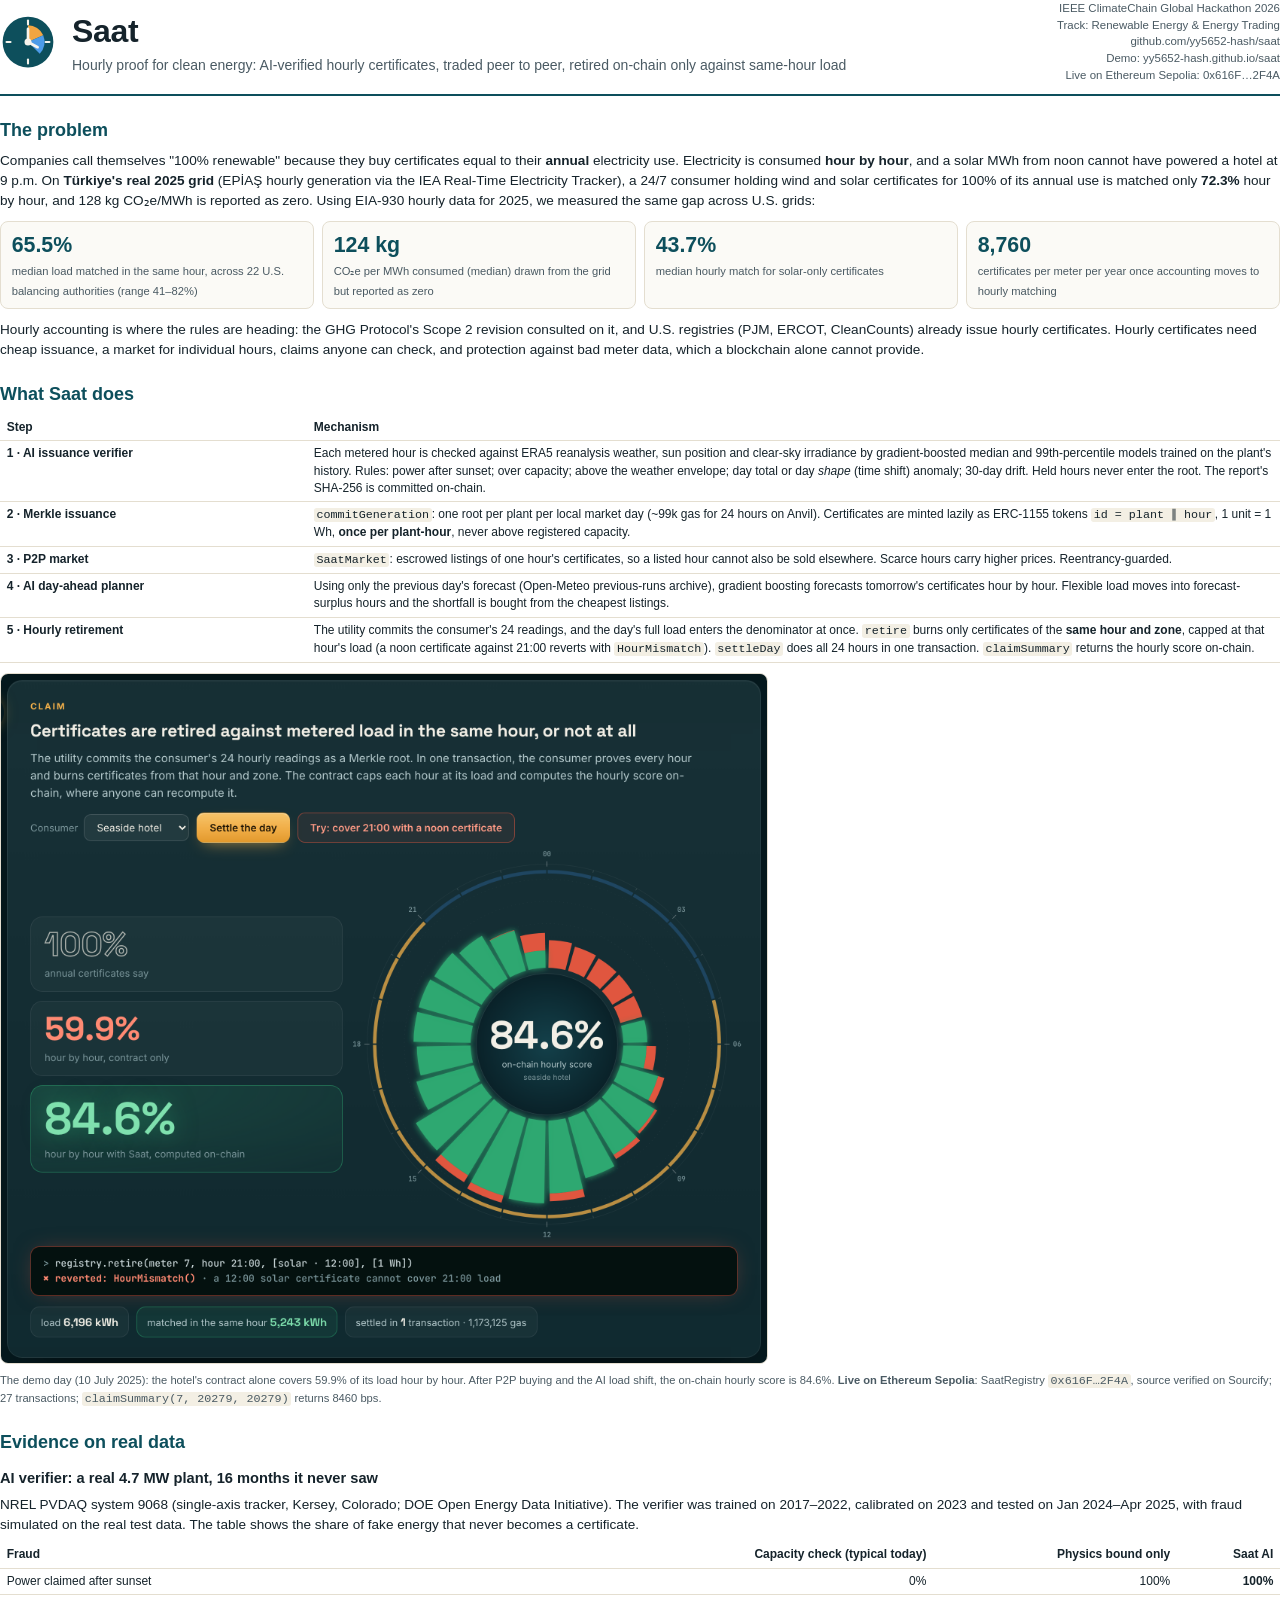
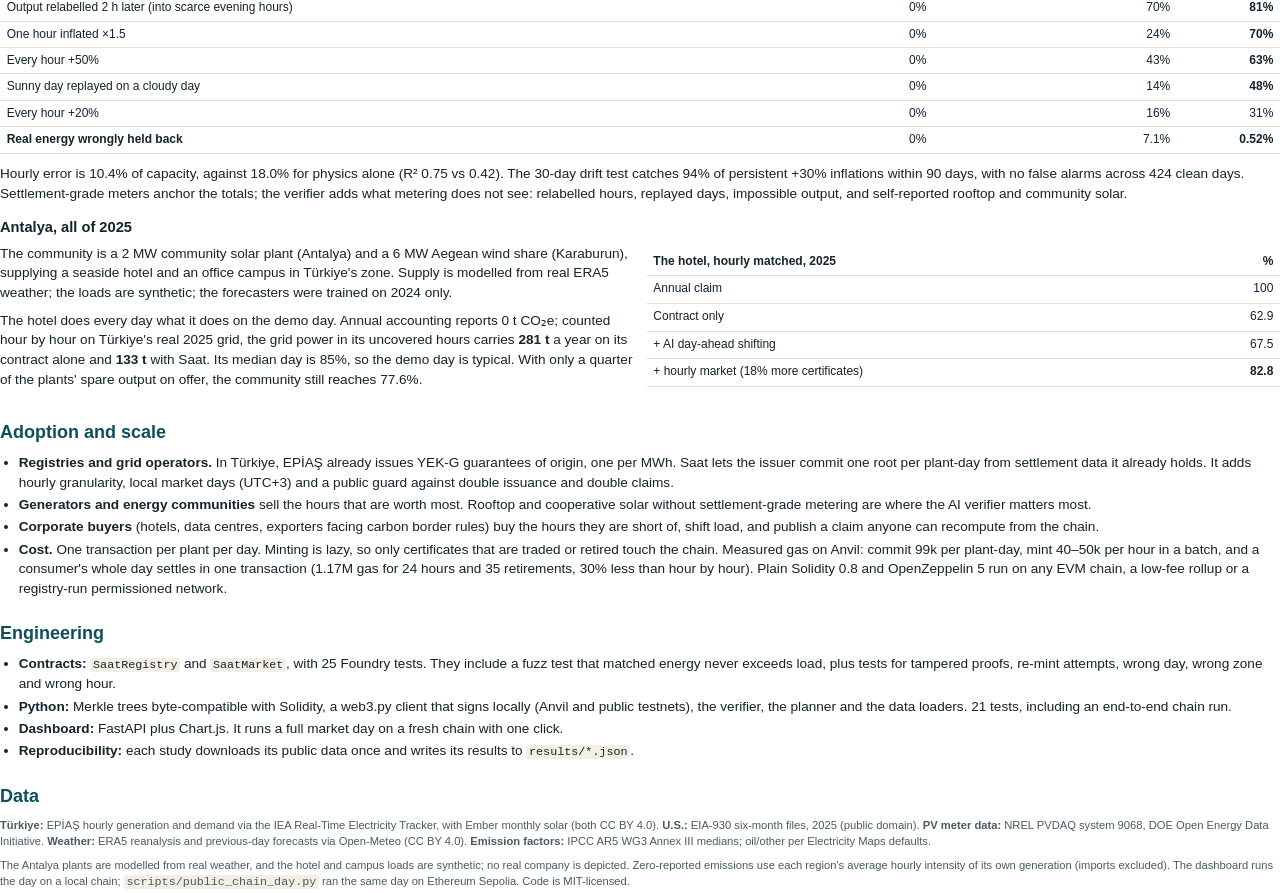
<file: submission/brief.html>
<!doctype html>
<html lang="en"><head><meta charset="utf-8"><title>Saat: technical brief</title>
<style>
  @page { size: A4; margin: 16mm 15mm; }
  :root { --ink: #15232b; --ink2: #4a5a63; --teal: #0d4f5c; --amber: #e0901a; --line: #e4ded0; --red: #d9483b; --green: #2e9e6b; }
  * { box-sizing: border-box; }
  body { font-family: -apple-system, "Helvetica Neue", Arial, sans-serif; color: var(--ink); font-size: 10.2pt; line-height: 1.45; margin: 0; }
  h1 { font-size: 24pt; margin: 0; letter-spacing: -0.01em; }
  h2 { font-size: 13.5pt; margin: 16pt 0 6pt; color: var(--teal); }
  h3 { font-size: 11pt; margin: 10pt 0 4pt; }
  p { margin: 0 0 6pt; }
  .head { display: flex; align-items: center; gap: 12pt; border-bottom: 2px solid var(--teal); padding-bottom: 8pt; margin-bottom: 10pt; }
  .head img { width: 42pt; height: 42pt; }
  .sub { color: var(--ink2); font-size: 10.5pt; }
  .meta { margin-left: auto; text-align: right; font-size: 8.6pt; color: var(--ink2); white-space: nowrap; }
  .kpis { display: grid; grid-template-columns: repeat(4, 1fr); gap: 6pt; margin: 8pt 0; }
  .kpi { border: 1px solid var(--line); border-radius: 6pt; padding: 6pt 8pt; background: #fbfaf6; }
  .kpi b { display: block; font-size: 16pt; color: var(--teal); }
  .kpi span { font-size: 8.4pt; color: var(--ink2); }
  table { width: 100%; border-collapse: collapse; font-size: 9pt; margin: 4pt 0 8pt; }
  th, td { text-align: left; padding: 3pt 5pt; border-bottom: 1px solid var(--line); vertical-align: top; }
  td.n, th.n { text-align: right; font-variant-numeric: tabular-nums; }
  img.shot { width: 60%; display: block; margin-left: auto; margin-right: auto; border: 1px solid var(--line); border-radius: 6pt; margin: 4pt 0 6pt; }
  .two { display: grid; grid-template-columns: 1fr 1fr; gap: 10pt; }
  .note { font-size: 8.4pt; color: var(--ink2); }
  .brk { break-before: page; }
  .two, table, h3 { break-inside: avoid; } h2, h3 { break-after: avoid; }
  ul { margin: 2pt 0 6pt 14pt; padding: 0; } li { margin-bottom: 2pt; }
  code { font-family: ui-monospace, Menlo, monospace; font-size: 8.8pt; background: #f3efe4; padding: 0 2pt; border-radius: 2pt; }
</style></head>
<body>
<div class="head">
  <img src="../app/static/saat.svg" alt="">
  <div><h1>Saat</h1><div class="sub">Hourly proof for clean energy: AI-verified hourly certificates, traded peer to peer, retired on-chain only against same-hour load</div></div>
  <div class="meta">IEEE ClimateChain Global Hackathon 2026<br>Track: Renewable Energy &amp; Energy Trading<br>github.com/yy5652-hash/saat<br>Demo: yy5652-hash.github.io/saat<br>Live on Ethereum Sepolia: 0x616F…2F4A</div>
</div>

<h2>The problem</h2>
<p>Companies call themselves "100% renewable" because they buy certificates equal to their <b>annual</b> electricity use. Electricity is consumed <b>hour by hour</b>, and a solar MWh from noon cannot have powered a hotel at 9 p.m. On <b>Türkiye's real 2025 grid</b> (EPİAŞ hourly generation via the IEA Real-Time Electricity Tracker), a 24/7 consumer holding wind and solar certificates for 100% of its annual use is matched only <b>72.3%</b> hour by hour, and 128 kg CO₂e/MWh is reported as zero. Using EIA-930 hourly data for 2025, we measured the same gap across U.S. grids:</p>
<div class="kpis">
  <div class="kpi"><b>65.5%</b><span>median load matched in the same hour, across 22 U.S. balancing authorities (range 41–82%)</span></div>
  <div class="kpi"><b>124 kg</b><span>CO₂e per MWh consumed (median) drawn from the grid but reported as zero</span></div>
  <div class="kpi"><b>43.7%</b><span>median hourly match for solar-only certificates</span></div>
  <div class="kpi"><b>8,760</b><span>certificates per meter per year once accounting moves to hourly matching</span></div>
</div>
<p>Hourly accounting is where the rules are heading: the GHG Protocol's Scope 2 revision consulted on it, and U.S. registries (PJM, ERCOT, CleanCounts) already issue hourly certificates. Hourly certificates need cheap issuance, a market for individual hours, claims anyone can check, and protection against bad meter data, which a blockchain alone cannot provide.</p>

<h2>What Saat does</h2>
<table>
  <tr><th style="width:24%">Step</th><th>Mechanism</th></tr>
  <tr><td><b>1 · AI issuance verifier</b></td><td>Each metered hour is checked against ERA5 reanalysis weather, sun position and clear-sky irradiance by gradient-boosted median and 99th-percentile models trained on the plant's history. Rules: power after sunset; over capacity; above the weather envelope; day total or day <i>shape</i> (time shift) anomaly; 30-day drift. Held hours never enter the root. The report's SHA-256 is committed on-chain.</td></tr>
  <tr><td><b>2 · Merkle issuance</b></td><td><code>commitGeneration</code>: one root per plant per local market day (~99k gas for 24 hours on Anvil). Certificates are minted lazily as ERC-1155 tokens <code>id = plant ∥ hour</code>, 1 unit = 1 Wh, <b>once per plant-hour</b>, never above registered capacity.</td></tr>
  <tr><td><b>3 · P2P market</b></td><td><code>SaatMarket</code>: escrowed listings of one hour's certificates, so a listed hour cannot also be sold elsewhere. Scarce hours carry higher prices. Reentrancy-guarded.</td></tr>
  <tr><td><b>4 · AI day-ahead planner</b></td><td>Using only the previous day's forecast (Open-Meteo previous-runs archive), gradient boosting forecasts tomorrow's certificates hour by hour. Flexible load moves into forecast-surplus hours and the shortfall is bought from the cheapest listings.</td></tr>
  <tr><td><b>5 · Hourly retirement</b></td><td>The utility commits the consumer's 24 readings, and the day's full load enters the denominator at once. <code>retire</code> burns only certificates of the <b>same hour and zone</b>, capped at that hour's load (a noon certificate against 21:00 reverts with <code>HourMismatch</code>). <code>settleDay</code> does all 24 hours in one transaction. <code>claimSummary</code> returns the hourly score on-chain.</td></tr>
</table>
<img class="shot" src="../docs/claim.png" alt="Claim step">
<p class="note">The demo day (10 July 2025): the hotel's contract alone covers 59.9% of its load hour by hour. After P2P buying and the AI load shift, the on-chain hourly score is 84.6%. <b>Live on Ethereum Sepolia</b>: SaatRegistry <code>0x616F…2F4A</code>, source verified on Sourcify; 27 transactions; <code>claimSummary(7, 20279, 20279)</code> returns 8460 bps.</p>

<h2>Evidence on real data</h2>
<h3>AI verifier: a real 4.7 MW plant, 16 months it never saw</h3>
<p>NREL PVDAQ system 9068 (single-axis tracker, Kersey, Colorado; DOE Open Energy Data Initiative). The verifier was trained on 2017–2022, calibrated on 2023 and tested on Jan 2024–Apr 2025, with fraud simulated on the real test data. The table shows the share of fake energy that never becomes a certificate.</p>
<table>
  <tr><th>Fraud</th><th class="n">Capacity check (typical today)</th><th class="n">Physics bound only</th><th class="n">Saat AI</th></tr>
  <tr><td>Power claimed after sunset</td><td class="n">0%</td><td class="n">100%</td><td class="n"><b>100%</b></td></tr>
  <tr><td>Output relabelled 2 h later (into scarce evening hours)</td><td class="n">0%</td><td class="n">70%</td><td class="n"><b>81%</b></td></tr>
  <tr><td>One hour inflated ×1.5</td><td class="n">0%</td><td class="n">24%</td><td class="n"><b>70%</b></td></tr>
  <tr><td>Every hour +50%</td><td class="n">0%</td><td class="n">43%</td><td class="n"><b>63%</b></td></tr>
  <tr><td>Sunny day replayed on a cloudy day</td><td class="n">0%</td><td class="n">14%</td><td class="n"><b>48%</b></td></tr>
  <tr><td>Every hour +20%</td><td class="n">0%</td><td class="n">16%</td><td class="n">31%</td></tr>
  <tr><td><b>Real energy wrongly held back</b></td><td class="n">0%</td><td class="n">7.1%</td><td class="n"><b>0.52%</b></td></tr>
</table>
<p>Hourly error is 10.4% of capacity, against 18.0% for physics alone (R² 0.75 vs 0.42). The 30-day drift test catches 94% of persistent +30% inflations within 90 days, with no false alarms across 424 clean days. Settlement-grade meters anchor the totals; the verifier adds what metering does not see: relabelled hours, replayed days, impossible output, and self-reported rooftop and community solar.</p>

<h3>Antalya, all of 2025</h3>
<div class="two">
  <div>
    <p>The community is a 2 MW community solar plant (Antalya) and a 6 MW Aegean wind share (Karaburun), supplying a seaside hotel and an office campus in Türkiye's zone. Supply is modelled from real ERA5 weather; the loads are synthetic; the forecasters were trained on 2024 only.</p>
    <p>The hotel does every day what it does on the demo day. Annual accounting reports 0 t CO₂e; counted hour by hour on Türkiye's real 2025 grid, the grid power in its uncovered hours carries <b>281 t</b> a year on its contract alone and <b>133 t</b> with Saat. Its median day is 85%, so the demo day is typical. With only a quarter of the plants' spare output on offer, the community still reaches 77.6%.</p>
  </div>
  <table>
    <tr><th>The hotel, hourly matched, 2025</th><th class="n">%</th></tr>
    <tr><td>Annual claim</td><td class="n">100</td></tr>
    <tr><td>Contract only</td><td class="n">62.9</td></tr>
    <tr><td>+ AI day-ahead shifting</td><td class="n">67.5</td></tr>
    <tr><td>+ hourly market (18% more certificates)</td><td class="n"><b>82.8</b></td></tr>
  </table>
</div>

<h2>Adoption and scale</h2>
<ul>
  <li><b>Registries and grid operators.</b> In Türkiye, EPİAŞ already issues YEK-G guarantees of origin, one per MWh. Saat lets the issuer commit one root per plant-day from settlement data it already holds. It adds hourly granularity, local market days (UTC+3) and a public guard against double issuance and double claims.</li>
  <li><b>Generators and energy communities</b> sell the hours that are worth most. Rooftop and cooperative solar without settlement-grade metering are where the AI verifier matters most.</li>
  <li><b>Corporate buyers</b> (hotels, data centres, exporters facing carbon border rules) buy the hours they are short of, shift load, and publish a claim anyone can recompute from the chain.</li>
  <li><b>Cost.</b> One transaction per plant per day. Minting is lazy, so only certificates that are traded or retired touch the chain. Measured gas on Anvil: commit 99k per plant-day, mint 40–50k per hour in a batch, and a consumer's whole day settles in one transaction (1.17M gas for 24 hours and 35 retirements, 30% less than hour by hour). Plain Solidity 0.8 and OpenZeppelin 5 run on any EVM chain, a low-fee rollup or a registry-run permissioned network.</li>
</ul>
<h2>Engineering</h2>
<ul>
  <li><b>Contracts:</b> <code>SaatRegistry</code> and <code>SaatMarket</code>, with 25 Foundry tests. They include a fuzz test that matched energy never exceeds load, plus tests for tampered proofs, re-mint attempts, wrong day, wrong zone and wrong hour.</li>
  <li><b>Python:</b> Merkle trees byte-compatible with Solidity, a web3.py client that signs locally (Anvil and public testnets), the verifier, the planner and the data loaders. 21 tests, including an end-to-end chain run.</li>
  <li><b>Dashboard:</b> FastAPI plus Chart.js. It runs a full market day on a fresh chain with one click.</li>
  <li><b>Reproducibility:</b> each study downloads its public data once and writes its results to <code>results/*.json</code>.</li>
</ul>
<h2>Data</h2>
<p class="note"><b>Türkiye:</b> EPİAŞ hourly generation and demand via the IEA Real-Time Electricity Tracker, with Ember monthly solar (both CC BY 4.0). <b>U.S.:</b> EIA-930 six-month files, 2025 (public domain). <b>PV meter data:</b> NREL PVDAQ system 9068, DOE Open Energy Data Initiative. <b>Weather:</b> ERA5 reanalysis and previous-day forecasts via Open-Meteo (CC BY 4.0). <b>Emission factors:</b> IPCC AR5 WG3 Annex III medians; oil/other per Electricity Maps defaults.</p>
<p class="note">The Antalya plants are modelled from real weather, and the hotel and campus loads are synthetic; no real company is depicted. Zero-reported emissions use each region's average hourly intensity of its own generation (imports excluded). The dashboard runs the day on a local chain; <code>scripts/public_chain_day.py</code> ran the same day on Ethereum Sepolia. Code is MIT-licensed.</p>
</body></html>
</file>
